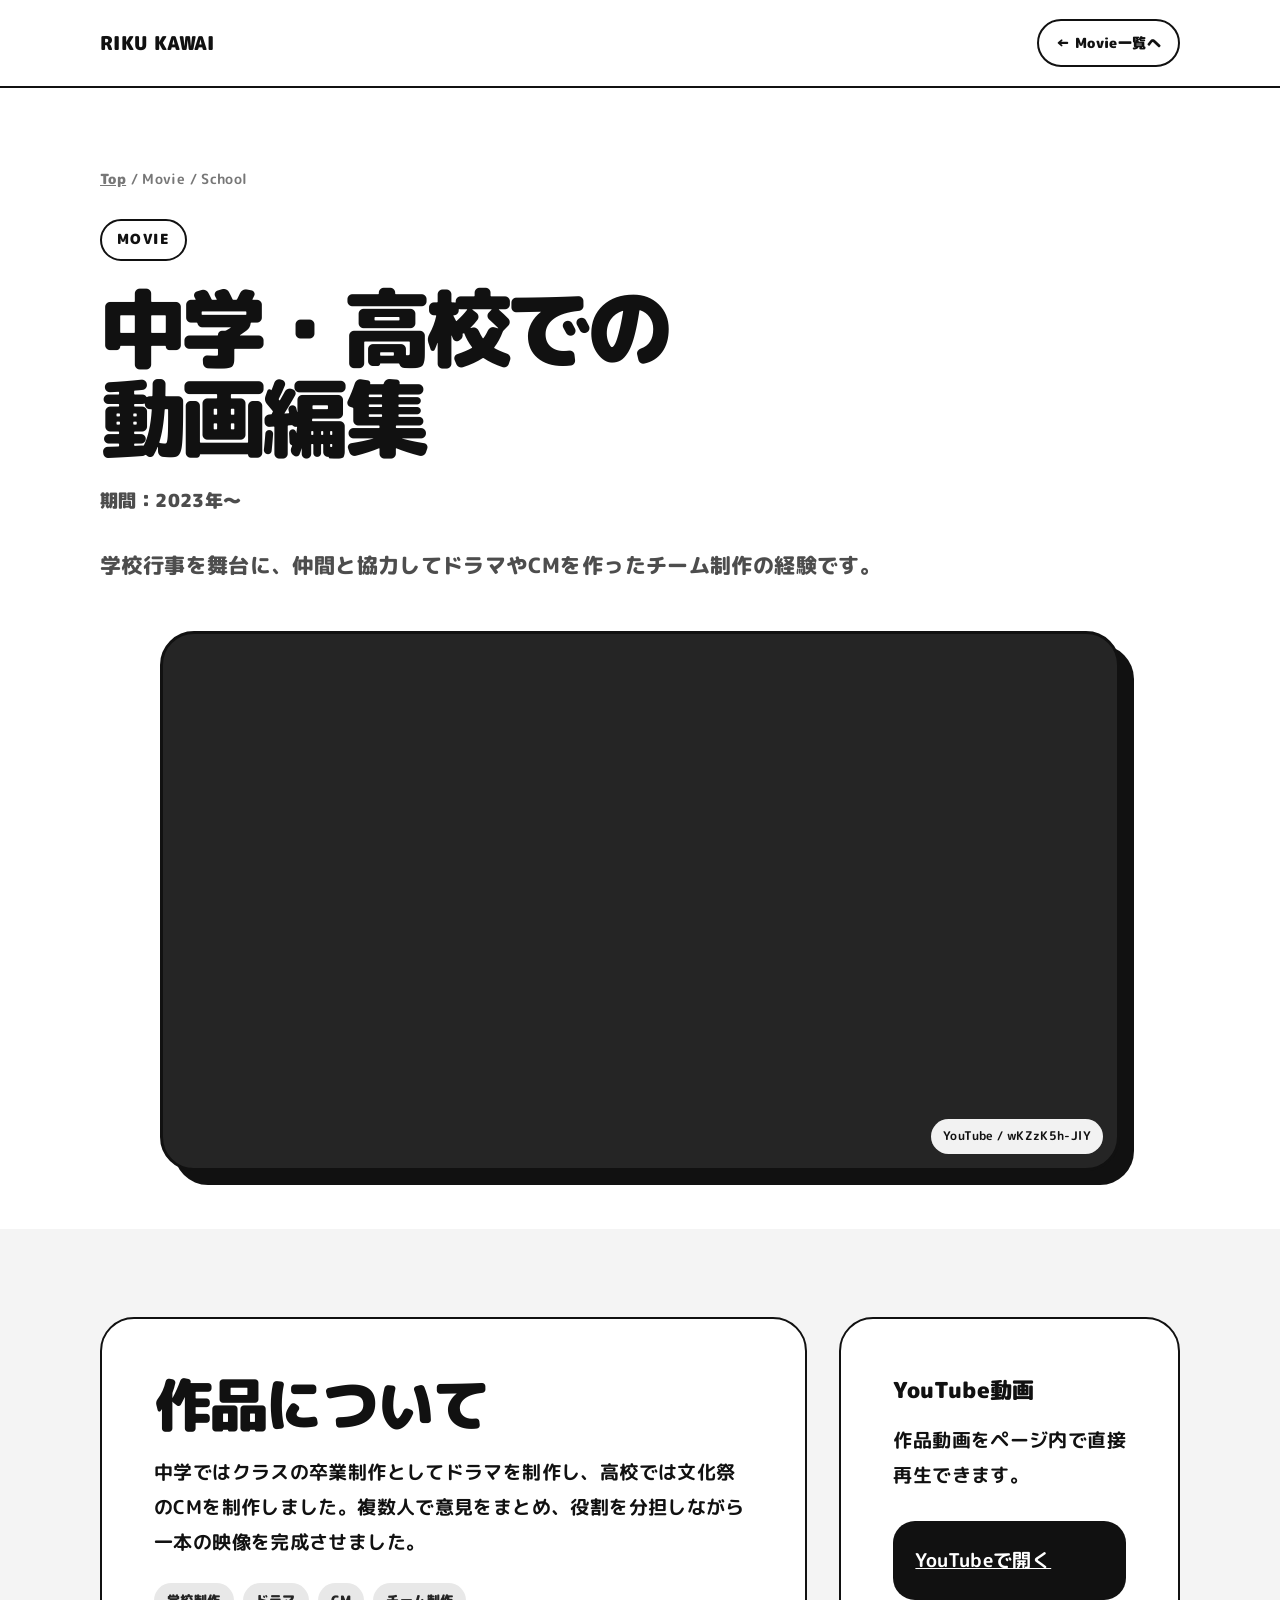
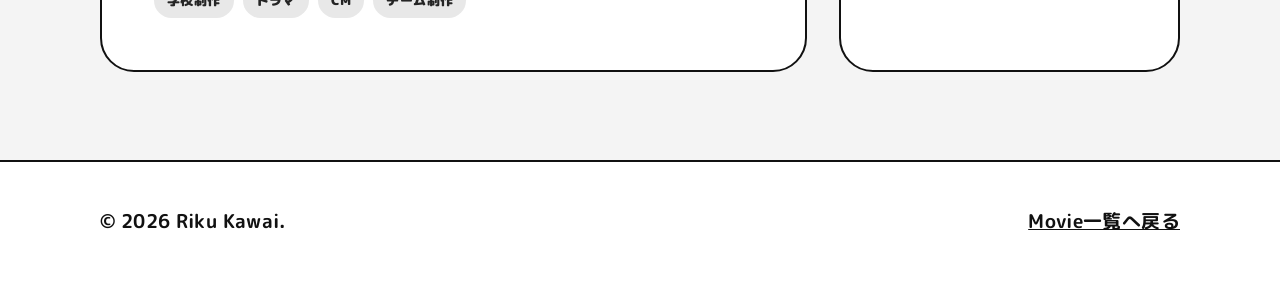
<file: movie/School/index.html>
<!DOCTYPE html>
<html lang="ja">
<head>
  <meta charset="UTF-8"><meta name="viewport" content="width=device-width, initial-scale=1.0">
  <meta name="description" content="中学・高校での動画編集 - 河合陸 Portfolio">
  <title>中学・高校での動画編集 | 河合陸</title>
  <link rel="stylesheet" href="../../assets/detail.css">
</head>
<body>
  <a class="skip-link" href="#main">本文へ移動</a>
  <header class="site-header"><div class="header-inner"><a class="brand" href="../../">RIKU KAWAI</a><a class="back-link" href="../../#movie">← Movie一覧へ</a></div></header>
  <main id="main">
    <section class="hero"><div class="container">
      <p class="breadcrumb"><a href="../../">Top</a> / Movie / School</p>
      <p class="category">Movie</p>
      <h1>中学・高校での<br>動画編集</h1>
      <p class="period">期間：2023年〜</p>
      <p class="lead">学校行事を舞台に、仲間と協力してドラマやCMを作ったチーム制作の経験です。</p>
      <div class="media"><iframe src="https://www.youtube-nocookie.com/embed/wKZzK5h-JlY" title="中学・高校での動画編集 作品動画" width="960" height="540" style="display:block;width:100%;height:100%;border:0" loading="lazy" allow="accelerometer; autoplay; clipboard-write; encrypted-media; gyroscope; picture-in-picture; web-share" allowfullscreen></iframe><p class="media-label">YouTube / wKZzK5h-JlY</p></div>
    </div></section>
    <section class="content-section"><div class="container"><div class="content-grid">
      <article class="content-card"><h2>作品について</h2><p>中学ではクラスの卒業制作としてドラマを制作し、高校では文化祭のCMを制作しました。複数人で意見をまとめ、役割を分担しながら一本の映像を完成させました。</p><div class="tags"><span class="tag">学校制作</span><span class="tag">ドラマ</span><span class="tag">CM</span><span class="tag">チーム制作</span></div></article>
      <aside class="content-card"><h3>YouTube動画</h3><p>作品動画をページ内で直接再生できます。</p><p class="note"><a href="https://youtu.be/wKZzK5h-JlY">YouTubeで開く</a></p></aside>
    </div></div></section>
  </main>
  <footer class="site-footer"><div class="container footer-row"><p>© 2026 Riku Kawai.</p><a href="../../#movie">Movie一覧へ戻る</a></div></footer>
</body>
</html>
</file>
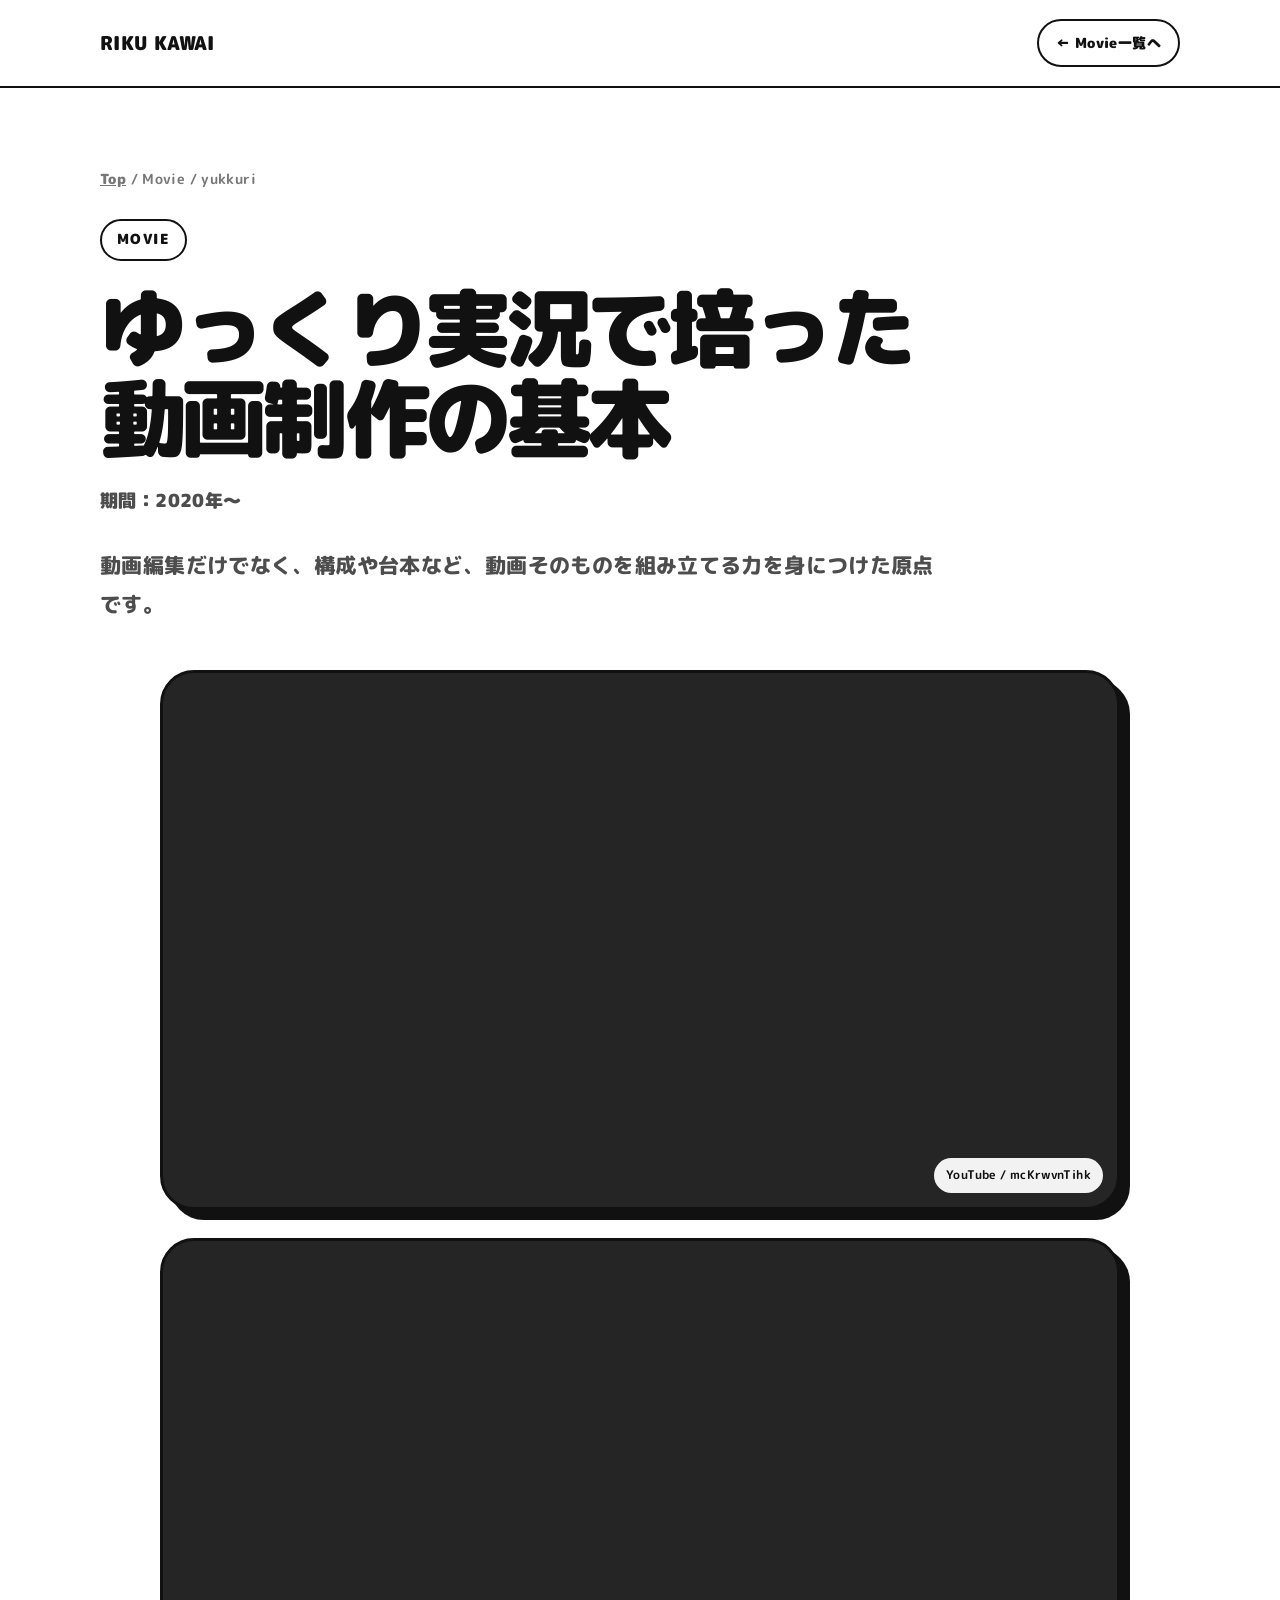
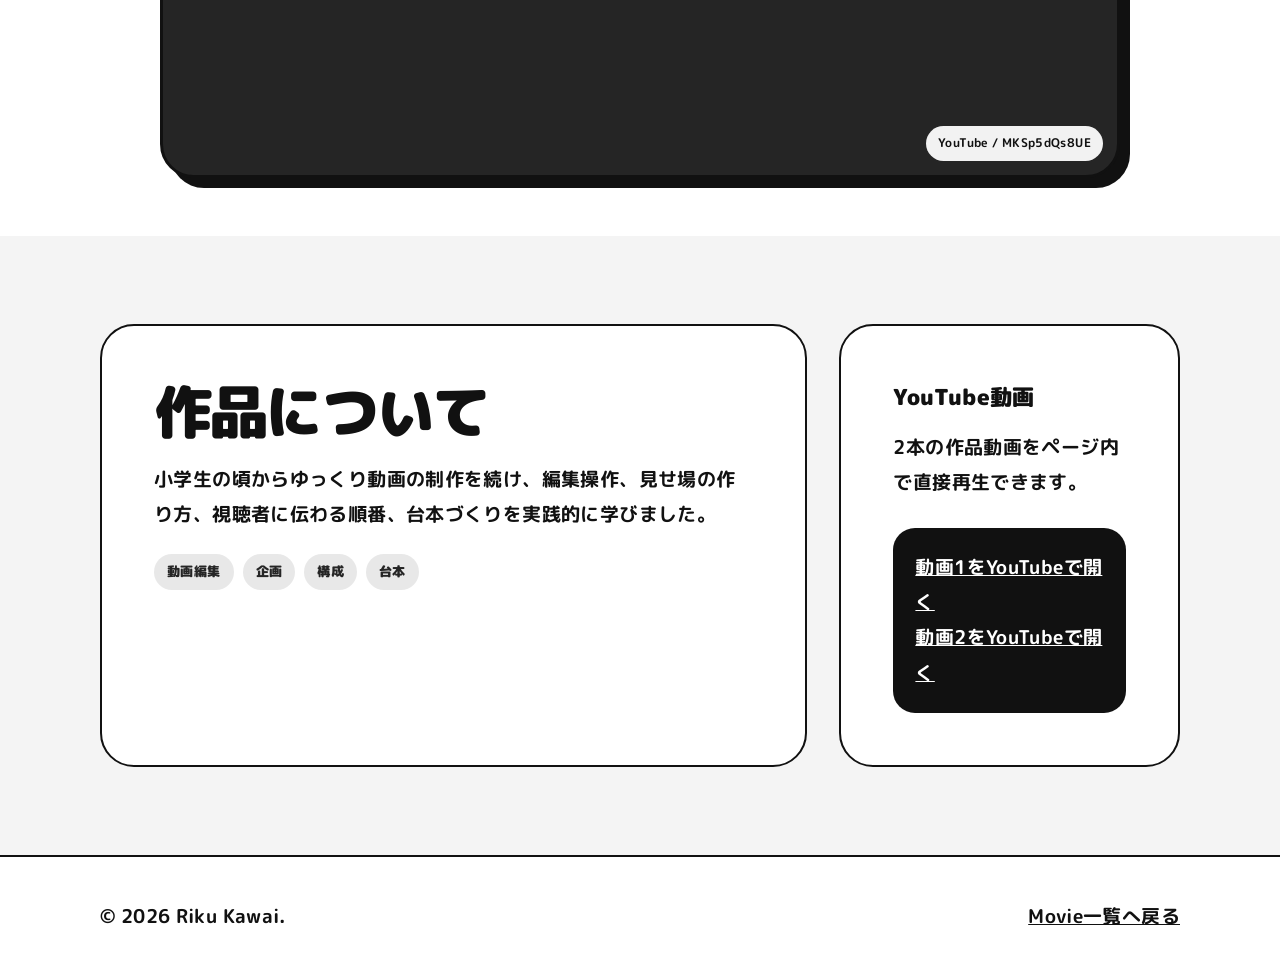
<file: movie/yukkuri/index.html>
<!DOCTYPE html>
<html lang="ja">
<head>
  <meta charset="UTF-8"><meta name="viewport" content="width=device-width, initial-scale=1.0">
  <meta name="description" content="ゆっくり実況で培った動画制作の基本 - 河合陸 Portfolio">
  <title>ゆっくり実況で培った動画制作の基本 | 河合陸</title>
  <link rel="stylesheet" href="../../assets/detail.css">
</head>
<body>
  <a class="skip-link" href="#main">本文へ移動</a>
  <header class="site-header"><div class="header-inner"><a class="brand" href="../../">RIKU KAWAI</a><a class="back-link" href="../../#movie">← Movie一覧へ</a></div></header>
  <main id="main">
    <section class="hero"><div class="container">
      <p class="breadcrumb"><a href="../../">Top</a> / Movie / yukkuri</p>
      <p class="category">Movie</p>
      <h1>ゆっくり実況で培った<br>動画制作の基本</h1>
      <p class="period">期間：2020年〜</p>
      <p class="lead">動画編集だけでなく、構成や台本など、動画そのものを組み立てる力を身につけた原点です。</p>
      <div class="media-grid">
        <div class="media"><iframe src="https://www.youtube-nocookie.com/embed/mcKrwvnTihk" title="ゆっくり実況 作品動画1" width="960" height="540" style="display:block;width:100%;height:100%;border:0" loading="lazy" allow="accelerometer; autoplay; clipboard-write; encrypted-media; gyroscope; picture-in-picture; web-share" allowfullscreen></iframe><p class="media-label">YouTube / mcKrwvnTihk</p></div>
        <div class="media"><iframe src="https://www.youtube-nocookie.com/embed/MKSp5dQs8UE" title="ゆっくり実況 作品動画2" width="960" height="540" style="display:block;width:100%;height:100%;border:0" loading="lazy" allow="accelerometer; autoplay; clipboard-write; encrypted-media; gyroscope; picture-in-picture; web-share" allowfullscreen></iframe><p class="media-label">YouTube / MKSp5dQs8UE</p></div>
      </div>
    </div></section>
    <section class="content-section"><div class="container"><div class="content-grid">
      <article class="content-card"><h2>作品について</h2><p>小学生の頃からゆっくり動画の制作を続け、編集操作、見せ場の作り方、視聴者に伝わる順番、台本づくりを実践的に学びました。</p><div class="tags"><span class="tag">動画編集</span><span class="tag">企画</span><span class="tag">構成</span><span class="tag">台本</span></div></article>
      <aside class="content-card"><h3>YouTube動画</h3><p>2本の作品動画をページ内で直接再生できます。</p><p class="note"><a href="https://youtu.be/mcKrwvnTihk">動画1をYouTubeで開く</a><br><a href="https://youtu.be/MKSp5dQs8UE">動画2をYouTubeで開く</a></p></aside>
    </div></div></section>
  </main>
  <footer class="site-footer"><div class="container footer-row"><p>© 2026 Riku Kawai.</p><a href="../../#movie">Movie一覧へ戻る</a></div></footer>
</body>
</html>
</file>
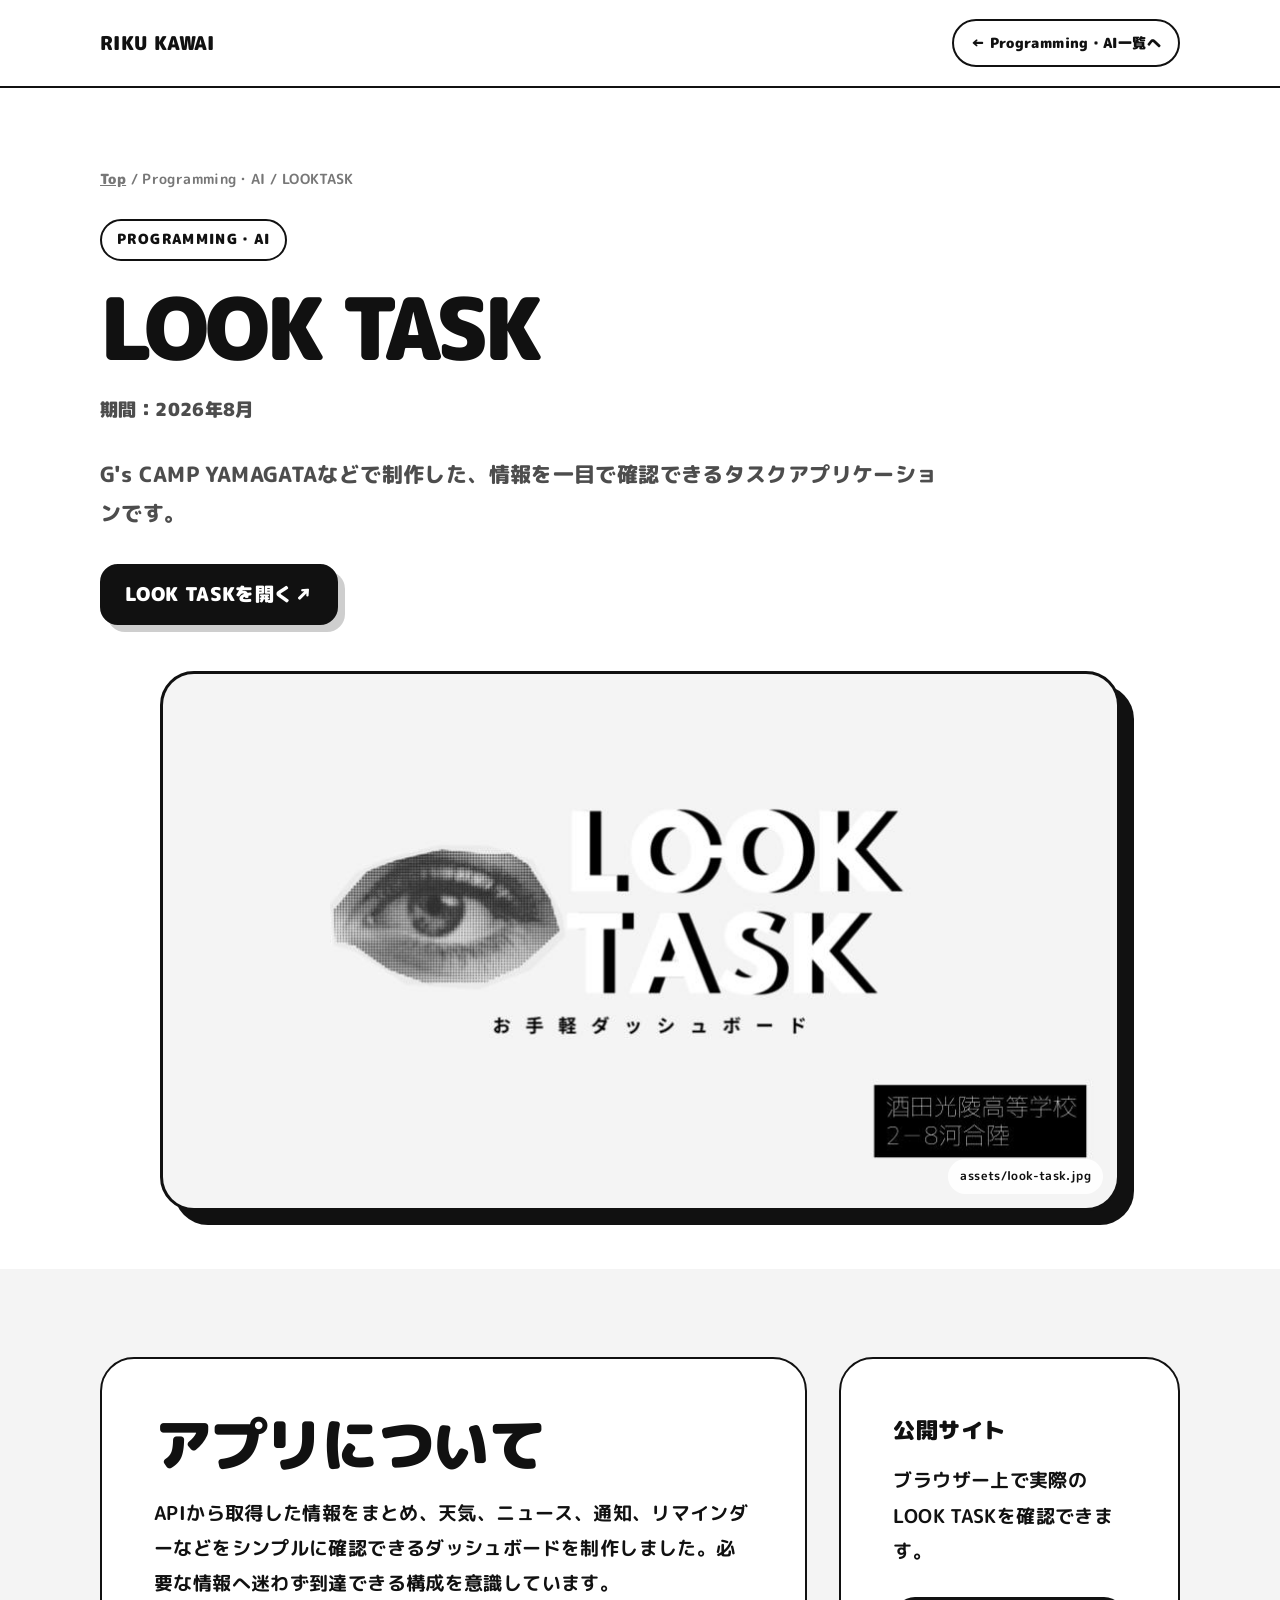
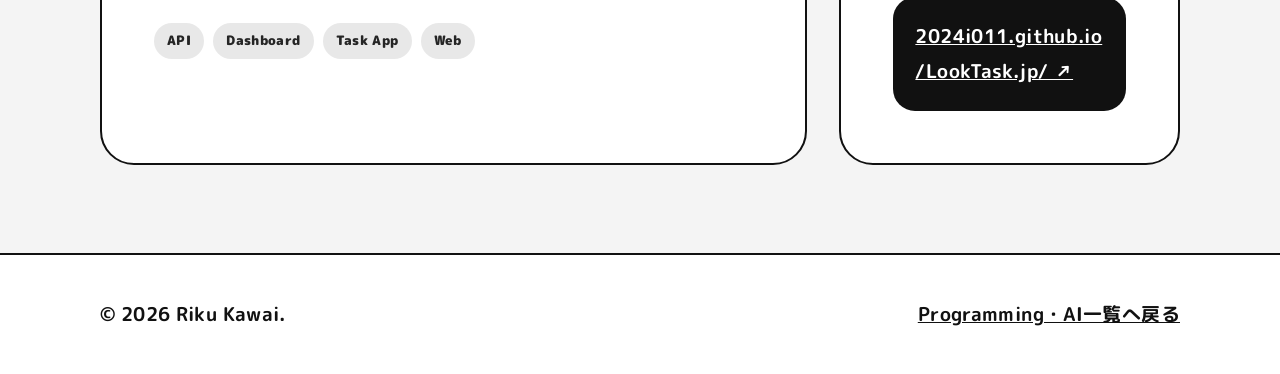
<file: Programming/LOOKTASK/index.html>
<!DOCTYPE html>
<html lang="ja">
<head>
  <meta charset="UTF-8"><meta name="viewport" content="width=device-width, initial-scale=1.0">
  <meta name="description" content="APIを利用したタスクアプリ LOOK TASK - 河合陸 Portfolio">
  <title>LOOK TASK | 河合陸</title>
  <link rel="stylesheet" href="../../assets/detail.css?v=20260820">
</head>
<body>
  <a class="skip-link" href="#main">本文へ移動</a>
  <header class="site-header"><div class="header-inner"><a class="brand" href="../../">RIKU KAWAI</a><a class="back-link" href="../../#programming">← Programming・AI一覧へ</a></div></header>
  <main id="main">
    <section class="hero"><div class="container">
      <p class="breadcrumb"><a href="../../">Top</a> / Programming・AI / LOOKTASK</p>
      <p class="category">Programming・AI</p>
      <h1>LOOK TASK</h1>
      <p class="period">期間：2026年8月</p>
      <p class="lead">G's CAMP YAMAGATAなどで制作した、情報を一目で確認できるタスクアプリケーションです。</p>
      <a class="project-link" href="https://2024i011.github.io/LookTask.jp/" target="_blank" rel="noopener noreferrer">LOOK TASKを開く <span aria-hidden="true">↗</span></a>
      <div class="media"><img src="../../assets/look-task.jpg?v=20260820" alt="LOOK TASKのプレビュー画像" onerror="this.hidden=true"><p class="media-label">assets/look-task.jpg</p></div>
    </div></section>
    <section class="content-section"><div class="container"><div class="content-grid">
      <article class="content-card"><h2>アプリについて</h2><p>APIから取得した情報をまとめ、天気、ニュース、通知、リマインダーなどをシンプルに確認できるダッシュボードを制作しました。必要な情報へ迷わず到達できる構成を意識しています。</p><div class="tags"><span class="tag">API</span><span class="tag">Dashboard</span><span class="tag">Task App</span><span class="tag">Web</span></div></article>
      <aside class="content-card"><h3>公開サイト</h3><p>ブラウザー上で実際のLOOK TASKを確認できます。</p><p class="note"><a href="https://2024i011.github.io/LookTask.jp/" target="_blank" rel="noopener noreferrer">2024i011.github.io/LookTask.jp/ ↗</a></p></aside>
    </div></div></section>
  </main>
  <footer class="site-footer"><div class="container footer-row"><p>© 2026 Riku Kawai.</p><a href="../../#programming">Programming・AI一覧へ戻る</a></div></footer>
</body>
</html>
</file>
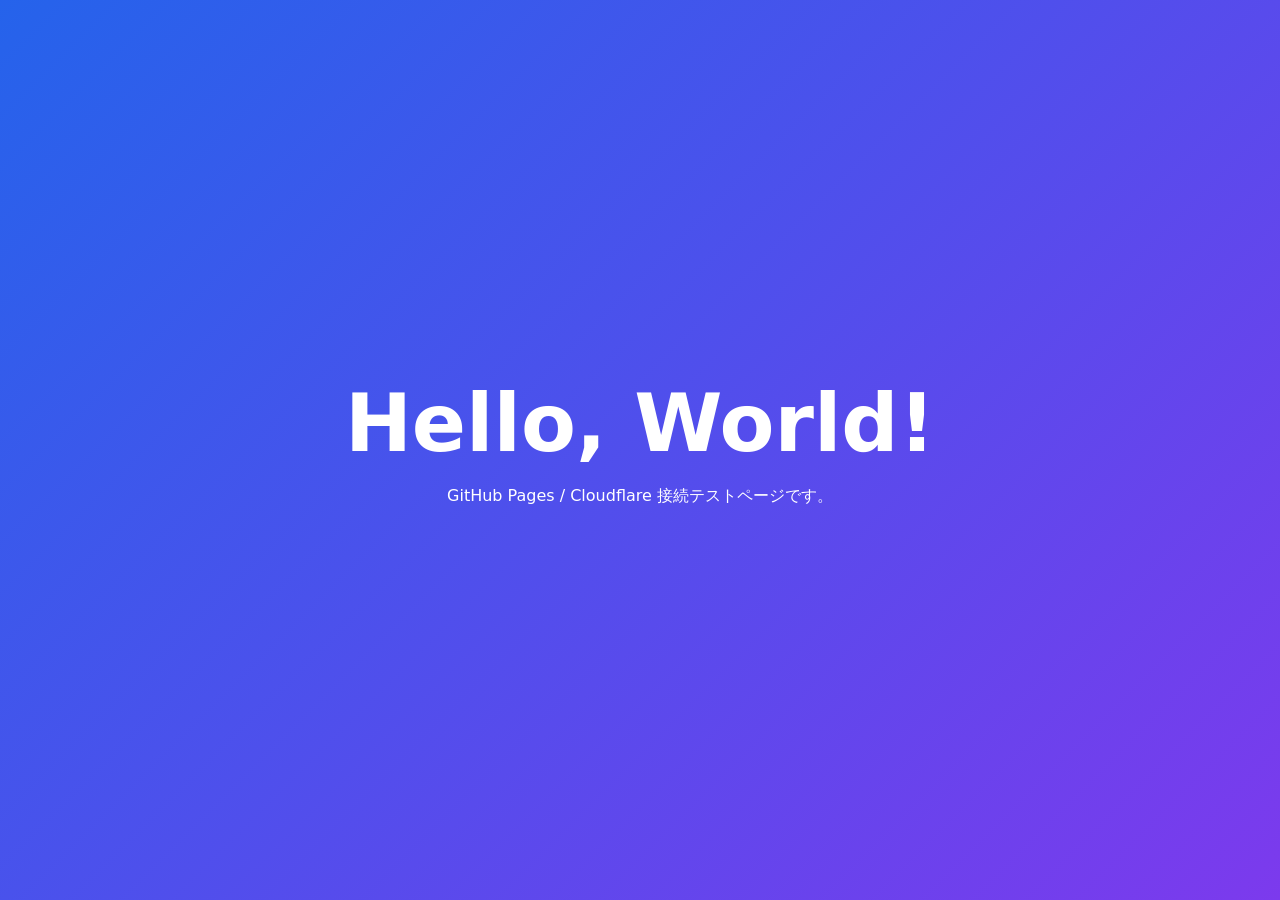
<file: TEST.html>
<!DOCTYPE html>
<html lang="ja">
<head>
  <meta charset="UTF-8">
  <meta name="viewport" content="width=device-width, initial-scale=1.0">
  <title>テストページ</title>
  <style>
    body {
      display: grid;
      place-items: center;
      min-height: 100vh;
      margin: 0;
      color: white;
      font-family: system-ui, sans-serif;
      text-align: center;
      background: linear-gradient(135deg, #2563eb, #7c3aed);
    }

    main {
      padding: 40px;
    }

    h1 {
      font-size: clamp(2rem, 8vw, 5rem);
      margin: 0 0 16px;
    }
  </style>
</head>
<body>
  <main>
    <h1>Hello, World!</h1>
    <p>GitHub Pages / Cloudflare 接続テストページです。</p>
  </main>
</body>
</html>
</file>
<file: assets/detail.css>
@import url("https://fonts.googleapis.com/css2?family=M+PLUS+Rounded+1c:wght@700;800;900&display=swap");

:root {
  --black: #111;
  --dark: #252525;
  --gray-700: #4d4d4d;
  --gray-500: #777;
  --gray-300: #cecece;
  --gray-200: #e8e8e8;
  --gray-100: #f4f4f4;
  --white: #fff;
  --radius-lg: 34px;
  --radius-md: 22px;
  --content: 1080px;
}

* {
  box-sizing: border-box;
}

html {
  scroll-behavior: smooth;
}

body {
  margin: 0;
  background: var(--white);
  color: var(--black);
  font-family: "M PLUS Rounded 1c", system-ui, sans-serif;
  font-size: 19px;
  font-weight: 700;
  line-height: 1.85;
  letter-spacing: 0.02em;
}

img,
video {
  display: block;
  width: 100%;
}

a {
  color: inherit;
}

a:focus-visible,
video:focus-visible {
  outline: 4px solid var(--black);
  outline-offset: 4px;
}

.skip-link {
  position: fixed;
  top: 12px;
  left: 12px;
  z-index: 999;
  padding: 12px 18px;
  border-radius: 14px;
  background: var(--black);
  color: var(--white);
  transform: translateY(-160%);
}

.skip-link:focus {
  transform: none;
}

.site-header {
  border-bottom: 2px solid var(--black);
  background: var(--white);
}

.header-inner,
.container {
  width: min(calc(100% - 40px), var(--content));
  margin: auto;
}

.header-inner {
  display: flex;
  align-items: center;
  justify-content: space-between;
  gap: 24px;
  min-height: 86px;
}

.brand {
  font-size: 1.2rem;
  font-weight: 900;
  text-decoration: none;
}

.back-link {
  display: inline-flex;
  align-items: center;
  min-height: 48px;
  padding: 8px 17px;
  border: 2px solid var(--black);
  border-radius: 999px;
  font-size: 0.88rem;
  font-weight: 900;
  text-decoration: none;
}

.back-link:hover {
  background: var(--black);
  color: var(--white);
}

.hero {
  padding: 78px 0 58px;
}

.breadcrumb {
  margin-bottom: 26px;
  color: var(--gray-500);
  font-size: 0.9rem;
}

.breadcrumb a {
  font-weight: 900;
}

.category {
  display: inline-flex;
  min-height: 42px;
  margin-bottom: 22px;
  padding: 5px 15px;
  border: 2px solid var(--black);
  border-radius: 999px;
  font-size: 0.86rem;
  font-weight: 900;
  letter-spacing: 0.1em;
  text-transform: uppercase;
}

h1,
h2,
h3,
p {
  margin-top: 0;
}

h1 {
  max-width: 980px;
  margin-bottom: 20px;
  font-size: clamp(2.7rem, 7vw, 5.4rem);
  font-weight: 900;
  line-height: 1.05;
  letter-spacing: -0.055em;
  overflow-wrap: anywhere;
}

h2 {
  margin-bottom: 18px;
  font-size: clamp(2rem, 5vw, 3.6rem);
  font-weight: 900;
  line-height: 1.15;
  letter-spacing: -0.04em;
}

h3 {
  margin-bottom: 12px;
  font-size: 1.35rem;
  font-weight: 900;
}

.period {
  margin-bottom: 28px;
  color: var(--gray-700);
  font-size: 1.14rem;
  font-weight: 900;
}

.lead {
  max-width: 850px;
  color: var(--gray-700);
  font-size: clamp(1.08rem, 2.3vw, 1.32rem);
  font-weight: 800;
}

.project-link {
  display: inline-flex;
  align-items: center;
  justify-content: center;
  min-height: 56px;
  margin-top: 10px;
  padding: 10px 22px;
  border: 3px solid var(--black);
  border-radius: 18px;
  background: var(--black);
  color: var(--white);
  font-weight: 900;
  text-decoration: none;
  box-shadow: 7px 7px 0 var(--gray-300);
}

.project-link:hover {
  background: var(--white);
  color: var(--black);
}

.media {
  position: relative;
  aspect-ratio: 16 / 9;
  width: 100%;
  max-width: 960px;
  overflow: hidden;
  margin: 46px auto 0;
  border: 3px solid var(--black);
  border-radius: var(--radius-lg);
  background: var(--dark);
  box-shadow: 14px 14px 0 var(--black);
}

.media img,
.media video,
.media iframe {
  width: 100%;
  height: 100%;
  object-fit: cover;
}

.media iframe {
  border: 0;
}

.media-grid {
  display: grid;
  grid-template-columns: minmax(0, 1fr);
  width: 100%;
  max-width: 960px;
  gap: 28px;
  margin: 46px auto 0;
}

.media-grid .media {
  margin-top: 0;
  box-shadow: 10px 10px 0 var(--black);
}

.media-label {
  position: absolute;
  right: 14px;
  bottom: 14px;
  margin: 0;
  padding: 7px 12px;
  border-radius: 999px;
  background: rgba(255, 255, 255, 0.94);
  color: var(--black);
  font-size: 0.72rem;
  overflow-wrap: anywhere;
}

.content-section {
  padding: 88px 0;
  background: var(--gray-100);
}

.content-grid {
  display: grid;
  grid-template-columns: minmax(0, 1.35fr) minmax(270px, 0.65fr);
  gap: 32px;
}

.content-card {
  padding: clamp(28px, 5vw, 52px);
  border: 2px solid var(--black);
  border-radius: var(--radius-lg);
  background: var(--white);
}

.content-card p:last-child,
.content-card ul:last-child {
  margin-bottom: 0;
}

.content-card ul {
  padding-left: 1.35em;
}

.tags {
  display: flex;
  flex-wrap: wrap;
  gap: 9px;
  margin: 22px 0 0;
}

.tag {
  padding: 6px 13px;
  border-radius: 999px;
  background: var(--gray-200);
  color: var(--dark);
  font-size: 0.8rem;
  font-weight: 900;
}

.note {
  margin-top: 28px;
  padding: 22px;
  border-radius: var(--radius-md);
  background: var(--black);
  color: var(--white);
  overflow-wrap: anywhere;
}

.note code {
  font-family: ui-monospace, monospace;
  font-size: 0.9em;
}

.site-footer {
  padding: 42px 0;
  border-top: 2px solid var(--black);
  background: var(--white);
}

.footer-row {
  display: flex;
  justify-content: space-between;
  gap: 24px;
}

.footer-row p {
  margin: 0;
}

@media (max-width: 760px) {
  body {
    font-size: 17px;
  }

  .header-inner,
  .footer-row {
    display: block;
    padding: 16px 0;
  }

  .back-link {
    margin-top: 8px;
  }

  .hero {
    padding-top: 54px;
  }

  .content-grid {
    grid-template-columns: 1fr;
  }

  .media-grid {
    grid-template-columns: 1fr;
  }

  .footer-row a {
    display: inline-block;
    margin-top: 12px;
  }
}

@media (prefers-reduced-motion: reduce) {
  html {
    scroll-behavior: auto;
  }
}
</file>
